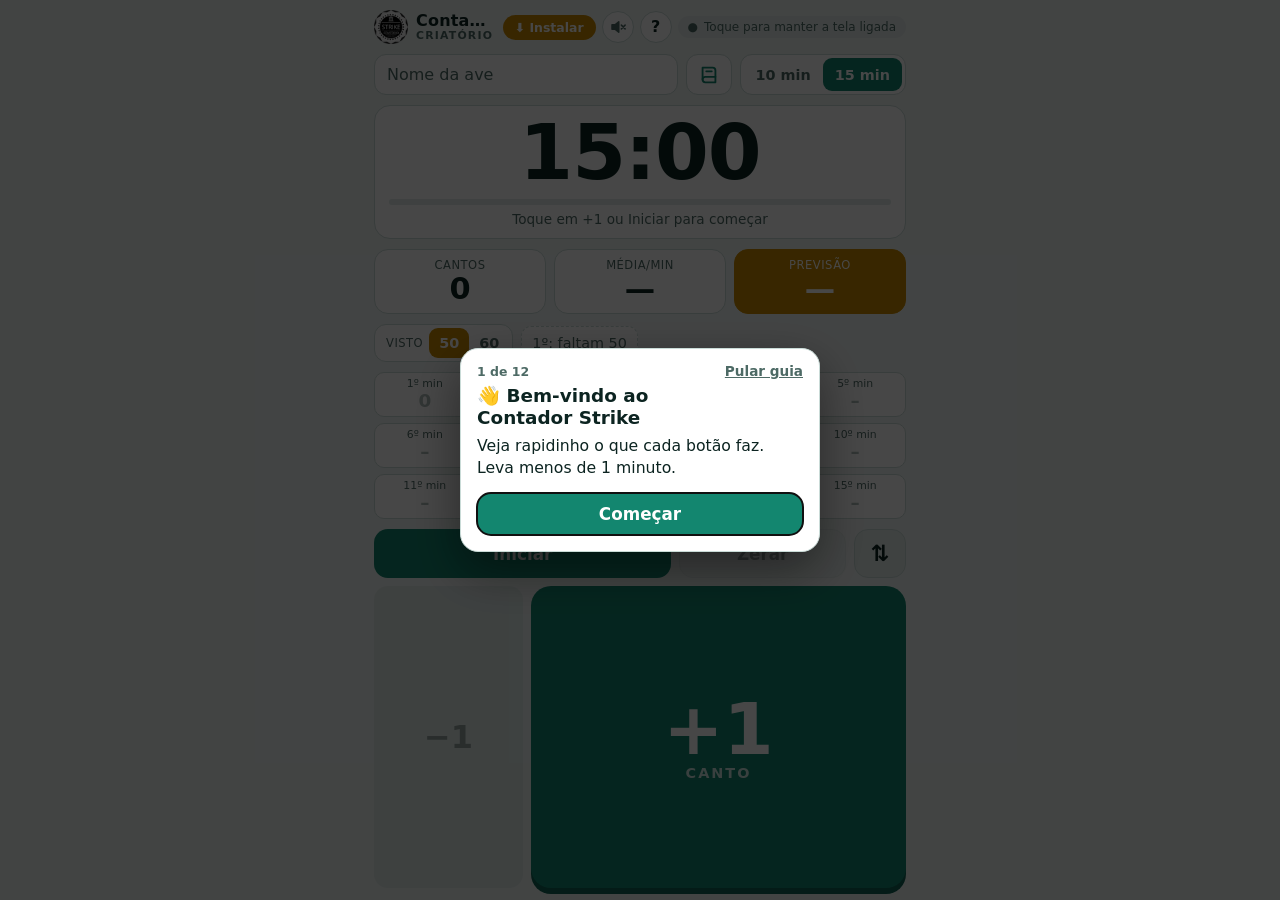
<file: index.html>
<!doctype html>
<html lang="pt-BR">
<head>
  <meta charset="utf-8">
  <meta http-equiv="Content-Security-Policy" content="object-src 'none'; base-uri 'self'">
  <meta name="viewport" content="width=device-width, initial-scale=1, viewport-fit=cover, user-scalable=no">
  <meta name="theme-color" content="#000000">
  <meta name="apple-mobile-web-app-capable" content="yes">
  <meta name="mobile-web-app-capable" content="yes">
  <meta name="apple-mobile-web-app-title" content="Contador Strike">
  <meta name="application-name" content="Contador Strike">
  <meta name="apple-mobile-web-app-status-bar-style" content="black-translucent">
  <title>Contador Cantos - Criatório Strike</title>
  <link rel="manifest" href="manifest.webmanifest">
  <link rel="icon" href="icon-192.png" type="image/png">
  <link rel="apple-touch-icon" href="icon-180.png">
  <link rel="stylesheet" href="styles.css">
  <script type="module" src="app.js"></script>
  <!-- GoatCounter hospedado aqui mesmo (cópia revisada do count.v4.js oficial) -->
  <script data-goatcounter="https://contadorstrike.goatcounter.com/count" async src="count.js"></script>
  <!-- Notificações (OneSignal). O worker dele fica numa pasta própria para não
       conflitar com o sw.js do app, que cuida do funcionamento offline. -->
  <script src="https://cdn.onesignal.com/sdks/web/v16/OneSignalSDK.page.js" defer></script>
  <script>
    window.OneSignalDeferred = window.OneSignalDeferred || [];
    OneSignalDeferred.push(async function (OneSignal) {
      await OneSignal.init({
        appId: "b597b482-8be5-4960-b9f3-e2bf8c914e75",
        serviceWorkerPath: "push/onesignal/OneSignalSDKWorker.js",
        serviceWorkerParam: { scope: "/push/onesignal/" },
        // Sem janela automática do OneSignal: o convite é o cartão do próprio app.
        // Textos em português caso o painel do OneSignal ainda tente mostrar a dele.
        promptOptions: {
          slidedown: {
            prompts: [{
              type: "push",
              autoPrompt: false,
              text: {
                actionMessage: "Quer receber dicas e ofertas para o seu pássaro? Você pode desativar quando quiser.",
                acceptButton: "Inscrever-se",
                cancelButton: "Agora não",
              },
            }],
          },
        },
        notifyButton: { enable: false },
      });
      window.OneSignalReady = OneSignal;
    });
  </script>
</head>
<body>
  <main class="app">
    <header class="topbar">
      <div class="brand">
        <img src="logo-96.png" alt="" width="34" height="34">
        <h1>Contador Cantos<small>Criatório Strike</small></h1>
      </div>
      <div class="top-actions">
        <button type="button" id="install" class="install" hidden>⬇ Instalar</button>
        <button type="button" id="sound" class="help-btn sound-btn" aria-pressed="false" aria-label="Som do toque" title="Som ao marcar canto">
          <svg viewBox="0 0 24 24" aria-hidden="true"><path class="spk" d="M4 9h4l5-4v14l-5-4H4z"/><path class="on" d="M16.5 8.5a5 5 0 010 7M19 6a8.5 8.5 0 010 12"/><path class="off" d="M16.5 9.5l5 5M21.5 9.5l-5 5"/></svg>
        </button>
        <button type="button" id="help" class="help-btn" aria-label="Como usar o app" title="Como usar">?</button>
        <span id="wake" class="wake" data-state="off" title="Mantém a tela do celular ligada">Tela ligada</span>
      </div>
    </header>

    <section class="setup">
      <input id="bird" class="bird" type="text" placeholder="Nome da ave" autocomplete="off" maxlength="40" enterkeyhint="done" aria-label="Nome do pássaro" list="birdNames">
      <datalist id="birdNames"></datalist>
      <button type="button" id="histBtn" class="hist-btn" aria-label="Histórico das aves" title="Histórico das aves">
        <svg viewBox="0 0 24 24" aria-hidden="true"><path d="M5 4h11a3 3 0 013 3v13H8a3 3 0 01-3-3z"/><path d="M5 17a3 3 0 013-3h11"/><path d="M9 8h6"/></svg>
      </button>
      <div class="duration" role="radiogroup" aria-label="Duração da roda">
        <button type="button" role="radio" data-min="10">10 min</button>
        <button type="button" role="radio" data-min="15">15 min</button>
      </div>
    </section>

    <section class="timer-card" id="timerCard">
      <div class="timer" id="timer" aria-live="off">15:00</div>
      <div class="progress" aria-hidden="true"><div id="bar"></div></div>
      <div class="status" id="status">Toque em +1 ou Iniciar para começar</div>
      <button type="button" id="histChip" class="hist-chip" hidden></button>
    </section>

    <section class="stats">
      <div class="stat"><span class="label">Cantos</span><strong id="total">0</strong></div>
      <div class="stat" id="avgCard"><span class="label">Média/min</span><strong id="avg">—</strong></div>
      <div class="stat accent" id="forecastCard"><span class="label" id="forecastLabel">Previsão</span><strong id="forecast">—</strong><small class="hint">estimativa inicial</small></div>
    </section>

    <section class="vistos" aria-label="Vistos">
      <div class="visto-step" role="radiogroup" aria-label="Visto a cada">
        <span class="visto-title">Visto</span>
        <button type="button" role="radio" data-step="50">50</button>
        <button type="button" role="radio" data-step="60">60</button>
      </div>
      <div class="visto-list" id="vistoList"></div>
    </section>

    <section class="minutes" id="minutes" aria-label="Cantos por minuto"></section>

    <section class="controls">
      <div class="row">
        <button type="button" id="startPause" class="btn primary">Iniciar</button>
        <button type="button" id="reset" class="btn ghost">Zerar</button>
        <button type="button" id="share" class="btn share" hidden>Compartilhar</button>
        <button type="button" id="swap" class="btn ghost swap" aria-pressed="false"
          aria-label="Trocar os botões de lugar com a grade de minutos" title="Trocar de lugar">⇅</button>
      </div>
      <div class="row count-row">
        <button type="button" id="minus" class="btn minus" aria-label="Retirar um canto">−1</button>
        <button type="button" id="plus" class="btn plus" aria-label="Adicionar um canto">
          <span class="plus-big">+1</span><span class="plus-sub">canto</span>
        </button>
      </div>
    </section>
  </main>

  <div id="toast" class="toast" role="alert" hidden>
    <strong id="toastTitle">1º VISTO</strong>
    <span id="toastText">50 cantos · 03:12</span>
  </div>

  <div id="tour" class="tour" hidden>
    <div id="tourSpot" class="tour-spot" aria-hidden="true"></div>
    <div id="tourCard" class="tour-card" role="dialog" aria-modal="true" aria-labelledby="tourTitle" aria-describedby="tourText">
      <div class="tour-head">
        <span id="tourStep" class="tour-step"></span>
        <button type="button" id="tourSkip" class="tour-skip">Pular guia</button>
      </div>
      <h2 id="tourTitle" class="tour-title"></h2>
      <p id="tourText" class="tour-text"></p>
      <div class="tour-actions">
        <button type="button" id="tourBack" class="btn ghost">Voltar</button>
        <button type="button" id="tourNext" class="btn primary">Próximo</button>
      </div>
    </div>
  </div>

  <dialog id="histDlg" class="confirm hist">
    <form method="dialog">
      <!-- lista de todas as aves -->
      <div id="histAvesView">
        <p class="hist-tit"><strong id="histAvesTitle" tabindex="-1">Histórico das aves</strong></p>
        <ul class="hist-aves" id="histAves"></ul>
        <p class="hist-nota">Fica salvo só neste celular. Cada roda que chega ao fim com o nome do pássaro entra aqui sozinha.</p>
        <div class="row"><button value="ok" class="btn primary">Fechar</button></div>
      </div>
      <!-- histórico de uma ave -->
      <div id="histAveView" hidden>
        <button type="button" id="histVoltar" class="hist-voltar">‹ Todas as aves</button>
        <p class="hist-tit"><strong id="histTitle" tabindex="-1"></strong><span class="muted" id="histSub"></span></p>
        <div class="hist-cards" id="histCards"></div>
        <div id="histChart"></div>
        <ol class="hist-list" id="histList"></ol>
        <div class="row">
          <button type="button" id="histClear" class="btn ghost">Apagar</button>
          <button type="button" id="histUsar" class="btn primary">Contar esta ave</button>
        </div>
      </div>
    </form>
  </dialog>

  <dialog id="iosHelp" class="confirm">
    <form method="dialog">
      <p><strong id="installTitle" tabindex="-1" autofocus>Instalar no celular</strong></p>
      <p class="ilu-nota" id="installNota">Os desenhos são só um exemplo. Toque em <b>Entendi</b> e uma seta amarela mostra o botão de verdade do seu navegador.</p>
      <ol class="steps ilu-steps" id="installSteps"></ol>
      <p id="installAfter">Depois, abra pelo ícone <b>Contador Strike</b> na tela inicial: ele abre em tela cheia.</p>
      <div class="row">
        <button type="button" id="installCopy" class="btn ghost" hidden>Copiar link</button>
        <button value="ok" class="btn primary">Entendi</button>
      </div>
    </form>
  </dialog>

  <div id="installNudge" class="nudge" role="region" aria-label="Instalar o app" hidden>
    <img src="icon-180.png" alt="" width="44" height="44">
    <div class="nudge-body">
      <strong id="nudgeTitle">Instale o Contador Strike</strong>
      <p id="nudgeText"></p>
      <button type="button" id="nudgeHow" class="btn primary">Ver como</button>
    </div>
    <button type="button" id="nudgeClose" class="nudge-x" aria-label="Fechar">✕</button>
    <span class="nudge-arrow" aria-hidden="true"></span>
  </div>

  <dialog id="offer" class="confirm offer">
    <form method="dialog">
      <p class="offer-result" id="offerResult"></p>
      <p class="offer-tag">Sugestão do Criatório Strike</p>
      <img id="offerImg" class="offer-img" alt="" hidden>
      <h2 id="offerName" class="offer-name"></h2>
      <p id="offerText" class="offer-text"></p>
      <div class="row">
        <button value="close" class="btn ghost">Fechar</button>
        <a id="offerLink" class="btn primary offer-link" target="_blank" rel="noopener">Ver produto</a>
      </div>
    </form>
  </dialog>

  <dialog id="push" class="confirm offer">
    <form method="dialog">
      <p class="offer-result" id="pushResult"></p>
      <p class="offer-tag">Criatório Strike</p>
      <h2 class="offer-name">🔔 Quer receber dicas e ofertas?</h2>
      <p class="offer-text">Avisamos no celular sobre cuidados com o seu pássaro e promoções de rações e suplementos. No máximo 1 ou 2 por semana, e você pode desativar quando quiser.</p>
      <p class="push-privacy"><a href="privacidade.html" target="_blank" rel="noopener">Política de privacidade</a></p>
      <div class="row">
        <button type="button" id="pushNo" class="btn ghost">Agora não</button>
        <button type="button" id="pushYes" class="btn primary offer-link">Quero receber</button>
      </div>
    </form>
  </dialog>

  <dialog id="arte" class="confirm arte">
    <form method="dialog">
      <h2 class="arte-title">Monte sua arte</h2>
      <div class="arte-preview">
        <img id="artePreview" alt="Prévia da arte do resultado" width="1080" height="1350">
        <span class="arte-loading">Gerando arte…</span>
      </div>
      <div class="tema-row" role="radiogroup" aria-label="Tema da arte">
        <button type="button" class="tema-btn" role="radio" data-tema="ouro">Ouro</button>
        <button type="button" class="tema-btn" role="radio" data-tema="esmeralda">Esmeralda</button>
        <button type="button" class="tema-btn" role="radio" data-tema="prata">Prata</button>
        <button type="button" class="tema-btn" role="radio" data-tema="fogo">Fogo</button>
      </div>
      <div class="placar-row">
        <label class="arte-field"><span>Cantada nos dez</span>
          <input id="arteDez" type="number" inputmode="numeric" min="0" max="999" placeholder="—" enterkeyhint="done"></label>
        <label class="arte-field"><span>Cantada nos quinze</span>
          <input id="arteQuinze" type="number" inputmode="numeric" min="0" max="999" placeholder="—" enterkeyhint="done"></label>
      </div>
      <p class="arte-hint">Vem com o que foi marcado no app. Não marcou ou marcou errado? Digite a cantada certa. Em branco não aparece na arte.
        <button type="button" id="artePlacarReset" class="link-btn" hidden>Voltar ao que o app marcou</button></p>
      <label class="arte-field"><span>Nome do pássaro</span>
        <input id="arteBird" type="text" maxlength="40" autocomplete="off" enterkeyhint="done"></label>
      <label class="arte-field"><span>Espécie</span>
        <select id="arteEspecie"></select></label>
      <label class="arte-field" id="arteOutraWrap" hidden><span>Qual espécie?</span>
        <input id="arteEspecieOutra" type="text" maxlength="24" autocomplete="off" enterkeyhint="done"></label>
      <label class="arte-field"><span>Proprietário <em>(opcional)</em></span>
        <input id="arteOwner" type="text" maxlength="40" autocomplete="off" enterkeyhint="done"></label>
      <label class="arte-field"><span>Plantel / criatório <em>(opcional)</em></span>
        <input id="artePlantel" type="text" maxlength="40" autocomplete="off" enterkeyhint="done"></label>
      <label class="arte-field"><span>Cidade <em>(opcional)</em></span>
        <input id="arteCidade" type="text" maxlength="32" autocomplete="off" enterkeyhint="done"></label>
      <div class="row">
        <button value="close" class="btn ghost">Fechar</button>
        <button type="button" id="arteShare" class="btn share">Compartilhar arte</button>
      </div>
    </form>
  </dialog>

  <dialog id="confirm" class="confirm">
    <form method="dialog">
      <p>Começar do zero? Os cantos e o tempo desta roda serão apagados.</p>
      <div class="row">
        <button value="cancel" class="btn ghost">Cancelar</button>
        <button value="ok" class="btn danger">Zerar</button>
      </div>
    </form>
  </dialog>
</body>
</html>
</file>
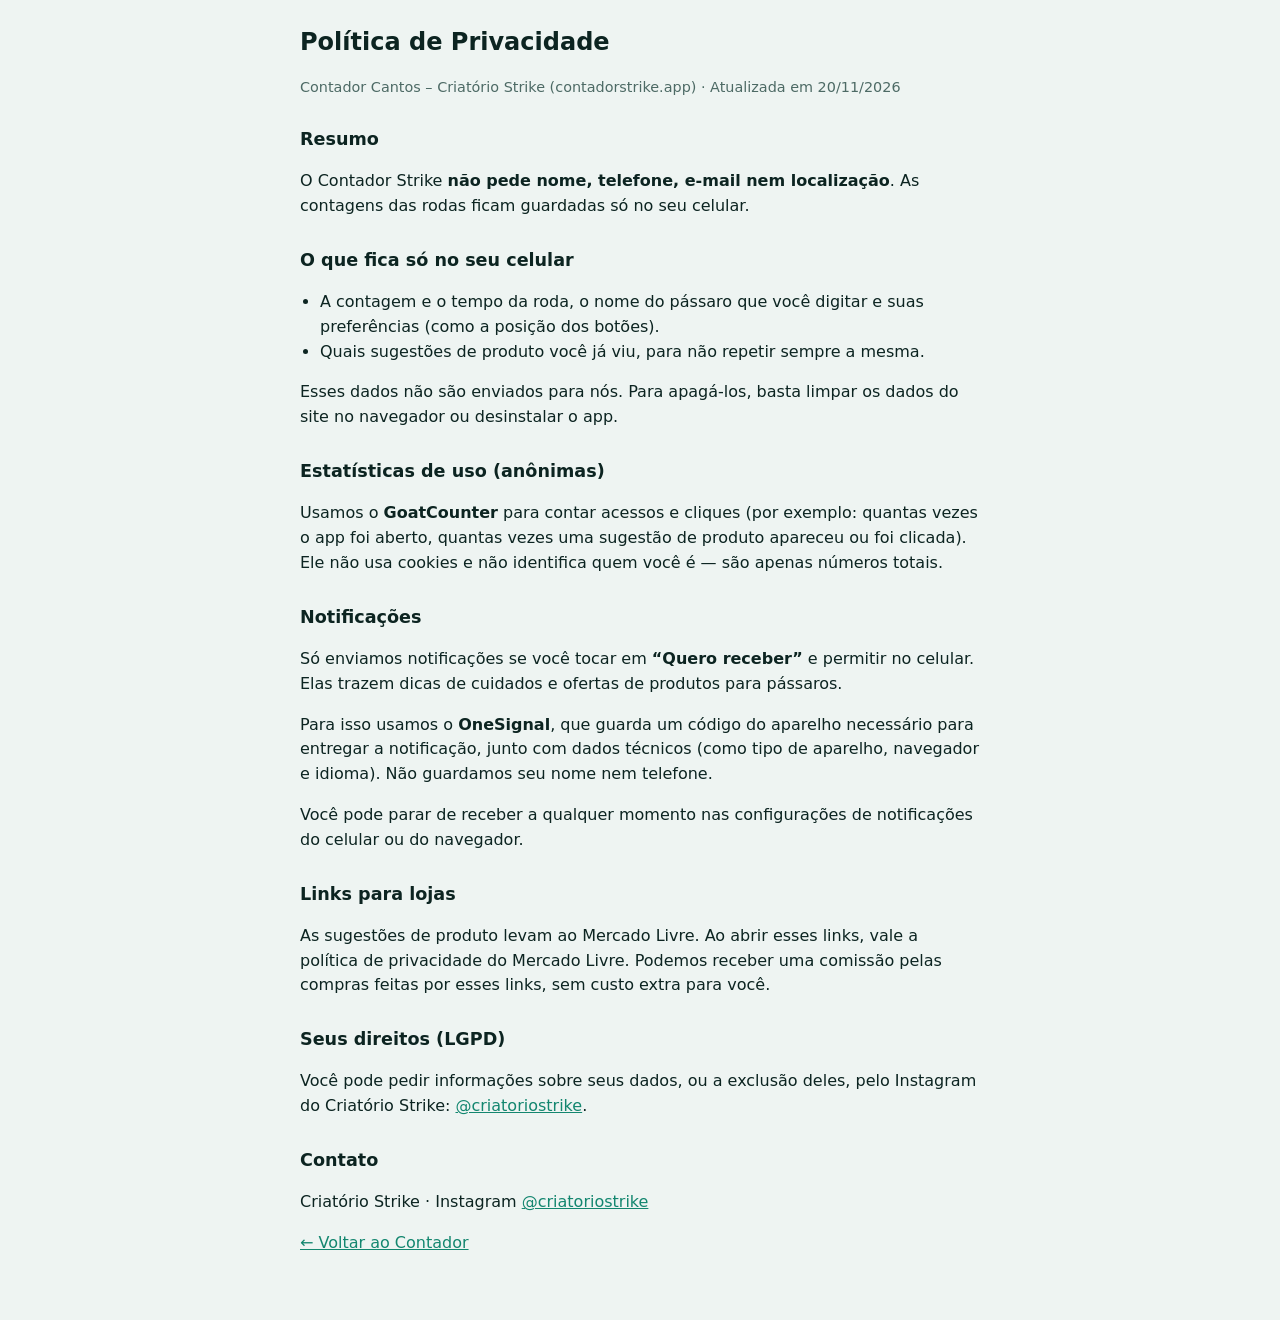
<file: privacidade.html>
<!doctype html>
<html lang="pt-BR">
<head>
  <meta charset="utf-8">
  <meta http-equiv="Content-Security-Policy" content="default-src 'self'; style-src 'unsafe-inline'; script-src 'none'; object-src 'none'; base-uri 'self'">
  <meta name="viewport" content="width=device-width, initial-scale=1">
  <title>Política de Privacidade - Contador Strike</title>
  <link rel="icon" href="icon-192.png" type="image/png">
  <style>
    :root { --bg: #0b1f1d; --surface: #12302d; --text: #f1f7f5; --muted: #9dbdb7; --brand: #2bb39a; color-scheme: dark; }
    @media (prefers-color-scheme: light) {
      :root { --bg: #eef4f2; --surface: #ffffff; --text: #0c2421; --muted: #4d6a65; --brand: #13866f; color-scheme: light; }
    }
    body { margin: 0; background: var(--bg); color: var(--text); font: 16px/1.55 system-ui, -apple-system, "Segoe UI", Roboto, sans-serif; }
    main { max-width: 680px; margin: 0 auto; padding: 24px 16px 48px; }
    h1 { font-size: 1.5rem; margin: 0 0 4px; }
    h2 { font-size: 1.1rem; margin: 28px 0 8px; }
    .muted { color: var(--muted); font-size: .9rem; }
    a { color: var(--brand); }
    ul { padding-left: 20px; }
  </style>
</head>
<body>
<main>
  <h1>Política de Privacidade</h1>
  <p class="muted">Contador Cantos – Criatório Strike (contadorstrike.app) · Atualizada em 20/11/2026</p>

  <h2>Resumo</h2>
  <p>O Contador Strike <b>não pede nome, telefone, e-mail nem localização</b>. As contagens das rodas ficam guardadas só no seu celular.</p>

  <h2>O que fica só no seu celular</h2>
  <ul>
    <li>A contagem e o tempo da roda, o nome do pássaro que você digitar e suas preferências (como a posição dos botões).</li>
    <li>Quais sugestões de produto você já viu, para não repetir sempre a mesma.</li>
  </ul>
  <p>Esses dados não são enviados para nós. Para apagá-los, basta limpar os dados do site no navegador ou desinstalar o app.</p>

  <h2>Estatísticas de uso (anônimas)</h2>
  <p>Usamos o <b>GoatCounter</b> para contar acessos e cliques (por exemplo: quantas vezes o app foi aberto, quantas vezes uma sugestão de produto apareceu ou foi clicada). Ele não usa cookies e não identifica quem você é — são apenas números totais.</p>

  <h2>Notificações</h2>
  <p>Só enviamos notificações se você tocar em <b>“Quero receber”</b> e permitir no celular. Elas trazem dicas de cuidados e ofertas de produtos para pássaros.</p>
  <p>Para isso usamos o <b>OneSignal</b>, que guarda um código do aparelho necessário para entregar a notificação, junto com dados técnicos (como tipo de aparelho, navegador e idioma). Não guardamos seu nome nem telefone.</p>
  <p>Você pode parar de receber a qualquer momento nas configurações de notificações do celular ou do navegador.</p>

  <h2>Links para lojas</h2>
  <p>As sugestões de produto levam ao Mercado Livre. Ao abrir esses links, vale a política de privacidade do Mercado Livre. Podemos receber uma comissão pelas compras feitas por esses links, sem custo extra para você.</p>

  <h2>Seus direitos (LGPD)</h2>
  <p>Você pode pedir informações sobre seus dados, ou a exclusão deles, pelo Instagram do Criatório Strike: <a href="https://instagram.com/criatoriostrike" target="_blank" rel="noopener">@criatoriostrike</a>.</p>

  <h2>Contato</h2>
  <p>Criatório Strike · Instagram <a href="https://instagram.com/criatoriostrike" target="_blank" rel="noopener">@criatoriostrike</a></p>

  <p><a href="./">← Voltar ao Contador</a></p>
</main>
</body>
</html>
</file>
<file: styles.css>
:root {
  --bg: #0b1f1d;
  --surface: #12302d;
  --surface-2: #1a3f3b;
  --line: #2a5651;
  --text: #f1f7f5;
  --muted: #9dbdb7;
  --brand: #2bb39a;
  --brand-ink: #04211c;
  --accent: #f2c14e;
  --accent-ink: #2b1d00;
  --plus: #2bb39a;
  --plus-press: #1f8f7b;
  --minus: #3a4f4c;
  --danger: #e2685a;
  --warn: #ff7a5c;
  --cell-hot: rgba(43, 179, 154, 0.55);
  color-scheme: dark;
}

@media (prefers-color-scheme: light) {
  :root {
    --bg: #eef4f2;
    --surface: #ffffff;
    --surface-2: #e2ecea;
    --line: #c9dbd7;
    --text: #0c2421;
    --muted: #4d6a65;
    --brand: #13866f;
    --brand-ink: #ffffff;
    --accent: #c98a00;
    --accent-ink: #ffffff;
    --plus: #13866f;
    --plus-press: #0d6252;
    --minus: #c9dbd7;
    --danger: #c0392b;
    --warn: #d4380d;
    --cell-hot: rgba(19, 134, 111, 0.35);
    color-scheme: light;
  }
}

/* --dvh = 1% da altura visível da tela. O app.js mede a altura real (innerHeight) e
   atualiza a variável; o 1dvh é só o valor inicial. Alguns Android (ex.: Galaxy S24)
   abrem com o dvh maior que a tela e só corrigem depois de minimizar o app. */
:root { --dvh: 1dvh; }

* { box-sizing: border-box; -webkit-tap-highlight-color: transparent; }

html, body { margin: 0; height: 100%; }

body {
  background: var(--bg);
  color: var(--text);
  font-family: system-ui, -apple-system, "Segoe UI", Roboto, sans-serif;
  touch-action: manipulation;
  overscroll-behavior: none;
}

button { font: inherit; color: inherit; touch-action: manipulation; }

.app {
  display: flex;
  flex-direction: column;
  gap: 10px;
  max-width: 560px;
  margin: 0 auto;
  min-height: calc(100 * var(--dvh));
  padding: max(10px, env(safe-area-inset-top)) 14px max(12px, env(safe-area-inset-bottom));
}

.topbar { display: flex; align-items: center; justify-content: space-between; gap: 8px; }
.brand { display: flex; align-items: center; gap: 8px; min-width: 0; }
.brand img { flex: none; width: 34px; height: 34px; }
.topbar h1 {
  font-size: 1rem; margin: 0; letter-spacing: .2px; line-height: 1.15;
  min-width: 0; white-space: nowrap; overflow: hidden; text-overflow: ellipsis;
}
.topbar h1 small {
  display: block; font-size: .68rem; font-weight: 600; letter-spacing: 1.2px;
  text-transform: uppercase; color: var(--muted);
}
@media (max-width: 380px) {
  .topbar h1 { font-size: .92rem; }
  .brand img { width: 30px; height: 30px; }
}

.top-actions { display: flex; align-items: center; gap: 6px; }
.install {
  border: 0; border-radius: 999px; padding: 5px 12px; font-size: .78rem; font-weight: 700;
  background: var(--accent); color: var(--accent-ink); white-space: nowrap;
}
.install[hidden] { display: none; }
.steps { margin: 0 0 12px; padding-left: 20px; line-height: 1.5; }

/* passo a passo com desenhos das telas */
.ilu-steps li { margin-bottom: 12px; }
.ilu-steps li::marker { font-weight: 800; color: var(--brand); }
.ilu {
  display: block; width: 100%; max-width: 280px; height: auto; margin-top: 6px;
  font-family: -apple-system, system-ui, "Segoe UI", Roboto, sans-serif; font-size: 14px;
}
.ilu .bar { fill: var(--surface-2); }
.ilu .card { fill: var(--bg); stroke: var(--line); }
.ilu .pill { fill: var(--bg); stroke: var(--line); }
.ilu .sep { stroke: var(--line); }
.ilu .dot { fill: var(--text); }
.ilu .ic { fill: none; stroke: var(--text); stroke-width: 1.9; stroke-linecap: round; stroke-linejoin: round; }
.ilu text { fill: var(--text); }
.ilu .url { fill: var(--muted); font-size: 12.5px; }
.ilu .dim { fill: var(--muted); }
.ilu .strong { font-weight: 700; }
.ilu .link { fill: #0a84ff; font-weight: 700; }
.ilu .on { fill: #34c759; }
.ilu .knob { fill: #fff; }
.ilu .accent { fill: var(--accent); }
.ilu .accent-ink { fill: var(--accent-ink); font-weight: 700; font-size: 13px; }
.ilu .hi { fill: none; stroke: var(--accent); stroke-width: 3; animation: hi-pulse 1.2s ease-in-out infinite; }
@keyframes hi-pulse { 50% { opacity: .25; } }

/* balão automático "Instale o app" com seta para o botão do navegador */
.nudge {
  position: fixed; z-index: 50; left: 12px; right: 12px; margin: 0 auto; max-width: 420px;
  display: flex; gap: 10px; align-items: flex-start;
  padding: 12px 12px 12px 12px; border-radius: 16px;
  background: var(--surface); color: var(--text); border: 2px solid var(--accent);
  box-shadow: 0 10px 30px rgba(0, 0, 0, .45);
  animation: nudge-in .25s ease-out;
}
.nudge[hidden] { display: none; }
.nudge[data-pos^="bottom"], .nudge[data-pos="none"] { bottom: calc(26px + env(safe-area-inset-bottom)); }
.nudge[data-pos^="top"] { top: calc(26px + env(safe-area-inset-top)); }
.nudge img { flex: none; border-radius: 10px; }
.nudge-body { flex: 1; min-width: 0; }
.nudge-body strong { display: block; font-size: .98rem; margin: 2px 0 3px; }
.nudge-body p { margin: 0 0 10px; font-size: .88rem; line-height: 1.4; text-wrap: pretty; }
.nudge-body .btn { padding: 9px 18px; font-size: .95rem; }
.nudge-x {
  flex: none; width: 40px; height: 40px; margin: -6px -6px 0 0; border: 0; border-radius: 50%;
  background: transparent; color: var(--muted); font-size: 1.05rem; cursor: pointer;
}
/* seta: triângulo amarelo que pula na direção do botão */
.nudge-arrow {
  position: absolute; width: 0; height: 0; border: 14px solid transparent;
  animation: nudge-bounce-down 1s ease-in-out infinite;
}
.nudge[data-pos="none"] .nudge-arrow { display: none; }
.nudge[data-pos^="bottom"] .nudge-arrow { top: 100%; border-top-color: var(--accent); border-bottom: 0; }
.nudge[data-pos^="top"] .nudge-arrow {
  bottom: 100%; border-bottom-color: var(--accent); border-top: 0; animation-name: nudge-bounce-up;
}
.nudge[data-pos$="right"] .nudge-arrow { right: 22px; }
.nudge[data-pos="bottom-center"] .nudge-arrow { left: calc(50% - 14px); }
@keyframes nudge-bounce-down { 50% { transform: translateY(7px); } }
@keyframes nudge-bounce-up { 50% { transform: translateY(-7px); } }
@keyframes nudge-in { from { opacity: 0; transform: translateY(10px); } }

.wake {
  font-size: .75rem; padding: 4px 10px; border-radius: 999px;
  background: var(--surface-2); color: var(--muted); white-space: nowrap;
}
.wake::before { content: "●"; margin-right: 6px; }
.wake[data-state="on"] { color: var(--brand); }
.wake[data-state="unsupported"] { color: var(--warn); }

.setup { display: flex; gap: 8px; }

.bird {
  flex: 1; min-width: 0;
  font: inherit; font-size: 1rem; font-weight: 600;
  padding: 10px 12px; border-radius: 12px;
  background: var(--surface); color: var(--text);
  border: 1px solid var(--line);
}
.bird::placeholder { color: var(--muted); font-weight: 400; }
.bird:focus { outline: 2px solid var(--brand); outline-offset: 1px; }

.duration { display: flex; background: var(--surface); border: 1px solid var(--line); border-radius: 12px; padding: 3px; }
.duration button {
  border: 0; background: transparent; padding: 0 12px; border-radius: 9px;
  font-weight: 600; font-size: .9rem; color: var(--muted);
}
.duration button[aria-checked="true"] { background: var(--brand); color: var(--brand-ink); }
.duration button:disabled:not([aria-checked="true"]) { opacity: .4; }

.timer-card {
  background: var(--surface); border: 1px solid var(--line);
  border-radius: 16px; padding: 8px 14px 10px; text-align: center;
}
.timer {
  font-size: clamp(3.6rem, 19vw, 5.5rem); font-weight: 800; line-height: 1;
  font-variant-numeric: tabular-nums; letter-spacing: -1px;
}
.timer-card.warn .timer { color: var(--warn); }
.timer-card.done .timer { color: var(--muted); }
.progress { height: 6px; border-radius: 3px; background: var(--surface-2); overflow: hidden; margin: 8px 0 6px; }
.progress div { height: 100%; width: 0; background: var(--brand); transition: width .2s linear; }
.status { font-size: .85rem; color: var(--muted); min-height: 1.2em; }
.timer-card.done .status { color: var(--accent); font-weight: 700; }

.stats { display: grid; grid-template-columns: repeat(3, 1fr); gap: 8px; }
.stat {
  background: var(--surface); border: 1px solid var(--line); border-radius: 14px;
  padding: 8px 6px; text-align: center; display: flex; flex-direction: column; gap: 2px;
}
.stat .label { font-size: .72rem; text-transform: uppercase; letter-spacing: .5px; color: var(--muted); }
.stat strong { font-size: 1.9rem; font-variant-numeric: tabular-nums; line-height: 1.1; }
.stat.accent { background: var(--accent); border-color: var(--accent); }
.stat.accent .label, .stat.accent strong { color: var(--accent-ink); }
.stat .hint { display: none; font-size: .66rem; color: var(--muted); }
.stat.provisional strong { color: var(--muted); }
.stat.accent.provisional { background: var(--surface); border: 1px dashed var(--accent); }
.stat.accent.provisional .label { color: var(--muted); }
.stat.accent.provisional strong { color: var(--muted); }
.stat.accent.provisional .hint { display: block; }

.vistos { display: flex; align-items: center; gap: 8px; min-width: 0; }
.visto-step {
  display: flex; align-items: center; flex: none;
  background: var(--surface); border: 1px solid var(--line); border-radius: 12px; padding: 3px;
}
.visto-title { font-size: .72rem; text-transform: uppercase; letter-spacing: .5px; color: var(--muted); padding: 0 6px 0 8px; }
.visto-step button {
  border: 0; background: transparent; border-radius: 9px; padding: 7px 10px;
  font-weight: 700; font-size: .9rem; color: var(--muted);
}
.visto-step button[aria-checked="true"] { background: var(--accent); color: var(--accent-ink); }
.visto-list {
  flex: 1; min-width: 0; display: flex; gap: 6px; overflow-x: auto; scrollbar-width: none;
  scroll-behavior: smooth;
}
.visto-list::-webkit-scrollbar { display: none; }
.vchip {
  flex: none; display: flex; align-items: baseline; gap: 5px;
  padding: 8px 10px; border-radius: 10px; white-space: nowrap;
  background: var(--surface); border: 1px solid var(--accent);
  font-variant-numeric: tabular-nums; font-size: .9rem;
}
.vchip b { color: var(--accent); }
.vchip.next { border-style: dashed; border-color: var(--line); color: var(--muted); }

.toast {
  position: fixed; left: 50%; top: max(16px, env(safe-area-inset-top)); transform: translateX(-50%);
  z-index: 10; width: min(92vw, 420px); padding: 16px 18px; border-radius: 18px; text-align: center;
  background: var(--accent); color: var(--accent-ink);
  box-shadow: 0 12px 40px rgba(0, 0, 0, .45);
  display: flex; flex-direction: column; gap: 2px;
  animation: pop .25s ease-out;
}
.toast[hidden] { display: none; }
.toast strong { font-size: 2rem; letter-spacing: 1px; }
.toast span { font-size: 1.1rem; font-weight: 600; font-variant-numeric: tabular-nums; }
@keyframes pop { from { transform: translateX(-50%) scale(.85); opacity: 0; } }

.cell .v {
  position: absolute; bottom: 3px; right: 3px; z-index: 1;
  font-size: .58rem; font-weight: 800; color: var(--accent-ink);
  background: var(--accent); border-radius: 5px; padding: 0 3px; line-height: 1.35;
}

.minutes { display: grid; grid-template-columns: repeat(5, 1fr); gap: 6px; }
.cell {
  position: relative; overflow: hidden;
  background: var(--surface); border: 1px solid var(--line); border-radius: 10px;
  padding: 4px 0 5px; text-align: center;
}
.cell .heat { position: absolute; inset: auto 0 0 0; background: var(--cell-hot); height: 0; transition: height .2s; }
.cell .m { position: relative; display: block; font-size: .68rem; color: var(--muted); }
.cell .c { position: relative; display: block; font-size: 1.15rem; font-weight: 700; font-variant-numeric: tabular-nums; }
.cell.future .c { color: var(--muted); opacity: .45; }
.cell.current { border-color: var(--brand); box-shadow: 0 0 0 2px var(--brand) inset; }

.controls { display: flex; flex-direction: column; gap: 8px; flex: 1; min-height: 190px; }
.row { display: flex; gap: 8px; }

.btn {
  border: 0; border-radius: 14px; font-weight: 700; font-size: 1.05rem;
  padding: 12px 16px; cursor: pointer; user-select: none; -webkit-user-select: none;
}
.btn:disabled { opacity: .4; cursor: default; }
.btn.primary { flex: 2; background: var(--brand); color: var(--brand-ink); }
.btn.ghost { flex: 1; background: var(--surface-2); color: var(--text); border: 1px solid var(--line); }
.btn.danger { flex: 1; background: var(--danger); color: #fff; }

.count-row { flex: 1; }
.btn.minus { flex: 0 0 28%; font-size: 2rem; background: var(--minus); color: var(--text); }
.btn.plus {
  flex: 1; background: var(--plus); color: var(--brand-ink);
  display: flex; flex-direction: column; align-items: center; justify-content: center;
  border-radius: 20px; box-shadow: 0 6px 0 var(--plus-press);
  transition: transform .06s, box-shadow .06s, background .06s;
}
.btn.plus.pressed, .btn.plus:active:not(:disabled) { transform: translateY(4px); box-shadow: 0 2px 0 var(--plus-press); background: var(--plus-press); }
.btn.minus:active:not(:disabled) { filter: brightness(1.25); }
.plus-big { font-size: clamp(3.5rem, 18vw, 5rem); line-height: 1; }
.plus-sub { font-size: .9rem; text-transform: uppercase; letter-spacing: 2px; opacity: .8; }

.confirm {
  border: 1px solid var(--line); border-radius: 16px; background: var(--surface); color: var(--text);
  padding: 18px; max-width: min(92vw, 380px);
}
.confirm::backdrop { background: rgba(0, 0, 0, .55); }
.confirm p { margin: 0 0 16px; line-height: 1.4; }

@media (max-height: 760px) {
  .app { gap: 8px; }
  .timer { font-size: clamp(3.2rem, 16vw, 4.2rem); }
  .progress { margin: 6px 0 4px; }
  .cell { padding: 3px 0 4px; }
  .controls { min-height: 180px; }
}

@media (max-height: 640px) {
  .timer { font-size: 3.2rem; }
  .stat strong { font-size: 1.5rem; }
  .cell .c { font-size: 1rem; }
  .controls { min-height: 170px; }
}

/* Telas estreitas: o indicador de tela ligada vira só a bolinha colorida. */
@media (max-width: 380px) {
  .wake { font-size: 0; padding: 7px 9px; }
  .wake::before { font-size: .8rem; margin: 0; }
}

/* Botões no meio: a área de contagem sobe e a grade de minutos desce. */
.btn.swap { flex: 0 0 52px; padding: 0; font-size: 1.4rem; line-height: 1; }
.btn.swap[aria-pressed="true"] { border-color: var(--brand); color: var(--brand); }
.app.controls-up .controls { order: 1; }
.app.controls-up .minutes { order: 2; }

/* Bloqueia seleção de texto e o menu de toque longo (exceto no campo do pássaro) */
html, body {
  -webkit-user-select: none; user-select: none;
  -webkit-touch-callout: none;
}
input, textarea {
  -webkit-user-select: text; user-select: text;
  -webkit-touch-callout: default;
}

/* Indicador de tela ligada: some quando está tudo certo, só aparece se a tela puder apagar. */
.wake[data-state="on"] { display: none; }

/* Sugestão de produto ao fim da prova */
.offer form { display: flex; flex-direction: column; }
.offer .offer-result { margin: 0 0 12px; font-size: .9rem; color: var(--muted); }
.offer .offer-tag { margin: 0 0 8px; font-size: .75rem; font-weight: 700; letter-spacing: .04em; text-transform: uppercase; color: var(--accent); }
.offer-img { width: 100%; max-height: 200px; object-fit: contain; border-radius: 12px; background: var(--surface-2); margin-bottom: 10px; }
.offer-name { margin: 0 0 6px; font-size: 1.2rem; }
.offer .offer-text { margin: 0 0 16px; }
.offer .row { display: flex; gap: 8px; }
.offer-link { display: flex; align-items: center; justify-content: center; text-decoration: none; }
.offer-img { background: #fff; }
.offer .row .btn.ghost { flex: 0 0 auto; padding-inline: 18px; }
.offer .row .offer-link { flex: 1; white-space: nowrap; }
.offer .push-privacy { margin: -8px 0 14px; font-size: .8rem; }
.offer .push-privacy a { color: var(--muted); }

/* ---------- Sem scroll: o app ocupa exatamente a altura da tela ----------
   Os tamanhos encolhem conforme a altura disponível (dvh = altura visível). */
html, body { height: 100%; overflow: hidden; }
.app {
  height: calc(100 * var(--dvh)); min-height: 0; overflow: hidden;
  gap: clamp(5px, calc(1.2 * var(--dvh)), 10px);
  padding-top: max(clamp(6px, calc(1.2 * var(--dvh)), 10px), env(safe-area-inset-top));
  padding-bottom: max(clamp(6px, calc(1.4 * var(--dvh)), 12px), env(safe-area-inset-bottom));
}
.app > * { flex-shrink: 0; }
.bird { padding-block: clamp(6px, calc(1.2 * var(--dvh)), 10px); }
.timer-card { padding: clamp(4px, calc(.9 * var(--dvh)), 8px) 14px clamp(5px, calc(1.1 * var(--dvh)), 10px); }
.timer { font-size: clamp(2.3rem, min(19vw, calc(8.6 * var(--dvh))), 5.5rem); }
.progress { margin: clamp(3px, calc(.9 * var(--dvh)), 8px) 0 clamp(2px, calc(.7 * var(--dvh)), 6px); }
.stat { padding: clamp(3px, calc(.9 * var(--dvh)), 8px) 6px; gap: 0; }
.stat strong { font-size: clamp(1.2rem, calc(4 * var(--dvh)), 1.9rem); }
.visto-step button { padding-block: clamp(4px, calc(.9 * var(--dvh)), 7px); }
.vchip { padding-block: clamp(4px, calc(.9 * var(--dvh)), 8px); }
.cell { padding: clamp(1px, calc(.45 * var(--dvh)), 4px) 0 clamp(2px, calc(.55 * var(--dvh)), 5px); }
.cell .m { font-size: clamp(.58rem, calc(1.55 * var(--dvh)), .68rem); }
.cell .c { font-size: clamp(.85rem, calc(2.5 * var(--dvh)), 1.15rem); line-height: 1.15; }
.minutes { gap: clamp(3px, calc(.8 * var(--dvh)), 6px); }
.controls { flex: 1 1 auto; flex-shrink: 1; min-height: 0; gap: clamp(5px, calc(1 * var(--dvh)), 8px); }
.controls .row:first-child .btn { padding-block: clamp(7px, calc(1.5 * var(--dvh)), 12px); }
.count-row { min-height: 0; }
.plus-big { font-size: clamp(2.6rem, min(18vw, calc(8 * var(--dvh))), 5rem); }
/* janelas (aviso de produto, convite, instruções) rolam por dentro se não couberem */
.confirm { max-height: calc(92 * var(--dvh)); overflow-y: auto; }
.offer-img { max-height: min(200px, calc(24 * var(--dvh))); }

/* ---------- Acabamento (revisão de design) ---------- */
html { -webkit-font-smoothing: antialiased; -moz-osx-font-smoothing: grayscale; }

/* Áreas de toque de pelo menos ~44px sem mudar o tamanho visual */
.install, .duration button, .visto-step button { position: relative; }
.install::after, .duration button::after, .visto-step button::after {
  content: ""; position: absolute; inset: -8px -2px;
}

/* Toque com resposta física também nos outros botões */
.btn { transition-property: transform, filter, background-color, box-shadow; transition-duration: .08s; transition-timing-function: ease-out; }
.btn:not(.plus):active:not(:disabled) { transform: scale(.96); }
.duration button:active, .visto-step button:active { transform: scale(.94); }

/* Janelas (produto, notificações, zerar) entram suavemente */
dialog[open] { animation: dlg-in .18s ease-out; }
dialog[open]::backdrop { animation: fade-in .18s ease-out; }
@keyframes dlg-in { from { opacity: 0; transform: translateY(8px) scale(.98); } }
@keyframes fade-in { from { opacity: 0; } }

/* Quebra de linha mais bonita nos textos curtos */
.offer-name { text-wrap: balance; }
.offer-text, .confirm p { text-wrap: pretty; }

/* Foto do produto com contorno neutro para não sumir no fundo branco */
.offer-img { outline: 1px solid rgba(0, 0, 0, .08); outline-offset: -1px; }
@media (prefers-color-scheme: dark) { .offer-img { outline-color: rgba(255, 255, 255, .12); } }

/* Respeita quem desativou animações no celular */
@media (prefers-reduced-motion: reduce) {
  *, *::before, *::after { animation-duration: 1ms !important; transition-duration: 1ms !important; }
}

/* ---------- Celular deitado: duas colunas, botões à direita ---------- */
@media (orientation: landscape) and (max-height: 560px) {
  .app {
    max-width: none;
    display: grid;
    grid-template-columns: minmax(0, 1.25fr) minmax(0, 1fr);
    grid-auto-rows: min-content;
    align-content: start;
    column-gap: 12px;
    padding-left: max(14px, env(safe-area-inset-left));
    padding-right: max(14px, env(safe-area-inset-right));
  }
  .app > :not(.controls) { grid-column: 1; }
  .app .controls, .app.controls-up .controls {
    grid-column: 2; grid-row: 1 / span 6; height: 100%; min-height: 0;
  }
  .timer { font-size: clamp(2rem, calc(11 * var(--dvh)), 3.4rem); }
  .stat strong { font-size: clamp(1.1rem, calc(6 * var(--dvh)), 1.6rem); }
  .cell .m { font-size: .58rem; }
  .cell .c { font-size: clamp(.8rem, calc(3.6 * var(--dvh)), 1rem); }
  .plus-big { font-size: clamp(2.6rem, calc(16 * var(--dvh)), 4.5rem); }
}
@media (orientation: landscape) and (max-height: 400px) {
  .app { row-gap: 4px; padding-top: max(4px, env(safe-area-inset-top)); padding-bottom: max(4px, env(safe-area-inset-bottom)); }
  .brand img { width: 30px; height: 30px; }
  .bird { padding-block: 4px; }
  .timer-card { padding: 2px 12px 4px; }
  .stat { padding: 2px 6px; }
  .stat .label { font-size: .62rem; }
  .cell { padding: 1px 0 2px; }
}

/* Botão Compartilhar (aparece no fim da roda, no lugar do Zerar) */
.btn.share { flex: 2; background: var(--accent); color: var(--accent-ink); }
.btn.share { white-space: nowrap; }

/* ---------- "Monte sua arte" ---------- */
.arte { width: min(94vw, 420px); max-width: none; }
.arte-title { margin: 0 0 10px; font-size: 1.15rem; }
.arte-preview { position: relative; display: flex; justify-content: center; margin-bottom: 10px; }
.arte-preview img {
  display: block; width: auto; height: auto; max-width: 100%; max-height: calc(36 * var(--dvh)); aspect-ratio: 4 / 5;
  border-radius: 10px; background: #000; outline: 1px solid rgba(255, 255, 255, .12); outline-offset: -1px;
}
.arte-loading {
  display: none; position: absolute; inset: auto 0 10px; margin: auto; width: max-content;
  padding: 4px 10px; border-radius: 999px; background: rgba(0, 0, 0, .7); color: #fff; font-size: .8rem;
}
.arte.rendering .arte-loading { display: block; }
.tema-row { display: grid; grid-template-columns: repeat(4, 1fr); gap: 6px; margin-bottom: 12px; }
.tema-btn {
  min-height: 42px; border: 0; border-radius: 10px; font-weight: 800; font-size: .85rem; cursor: pointer;
  transition-property: transform, box-shadow; transition-duration: .08s;
}
.tema-btn:active { transform: scale(.95); }
.tema-btn[data-tema="ouro"] { background: linear-gradient(#ffe58a, #b8860b); color: #2a1800; }
.tema-btn[data-tema="esmeralda"] { background: linear-gradient(#5cff93, #0e8f45); color: #021a0b; }
.tema-btn[data-tema="prata"] { background: linear-gradient(#ffffff, #7b8794); color: #0b1118; }
.tema-btn[data-tema="fogo"] { background: linear-gradient(#ffc53d, #c2410c); color: #200400; }
.tema-btn[aria-checked="true"] { box-shadow: 0 0 0 3px var(--surface), 0 0 0 5px var(--text); }
.arte-field { display: flex; flex-direction: column; gap: 4px; margin-bottom: 8px; font-size: .82rem; color: var(--muted); }
.arte-field em { font-style: normal; opacity: .75; }
.arte-field input, .arte-field select {
  font: inherit; font-size: 1rem; color: var(--text); background: var(--bg);
  border: 1px solid var(--line); border-radius: 10px; padding: 9px 12px; min-height: 42px;
}
.arte-field input:focus, .arte-field select:focus { outline: 2px solid var(--brand); outline-offset: 1px; }
.arte .row { margin-top: 6px; }
.arte .row .btn.share { flex: 2; }
.arte-field[hidden] { display: none; }
.placar-row { display: grid; grid-template-columns: 1fr 1fr; gap: 8px; }
.placar-row input { font-variant-numeric: tabular-nums; font-weight: 800; text-align: center; }
.arte-hint { margin: -2px 0 10px; font-size: .75rem; line-height: 1.35; color: var(--muted); text-wrap: pretty; }
.link-btn {
  display: inline; padding: 2px 0; border: 0; background: none; font: inherit; font-weight: 700;
  color: var(--brand); text-decoration: underline; cursor: pointer;
}
.link-btn[hidden] { display: none; }
/* botões sempre visíveis no rodapé da janela, mesmo com rolagem */
.arte .row {
  position: sticky; bottom: -18px; margin: 6px -18px -18px; padding: 10px 18px 14px;
  background: var(--surface); border-top: 1px solid var(--line);
}

/* ---------- Guia de primeiro uso ---------- */
.help-btn {
  position: relative; flex: none; width: 32px; height: 32px; border-radius: 50%;
  border: 1px solid var(--line); background: var(--surface); color: var(--text);
  font-weight: 800; font-size: 1rem; line-height: 1; cursor: pointer; padding: 0;
}
.help-btn::after { content: ""; position: absolute; inset: -6px; }
.sound-btn { display: grid; place-items: center; }
.sound-btn svg { width: 18px; height: 18px; fill: none; stroke: currentColor; stroke-width: 2; stroke-linecap: round; stroke-linejoin: round; }
.sound-btn .spk { fill: currentColor; }
.sound-btn[aria-pressed="true"] .off, .sound-btn[aria-pressed="false"] .on { display: none; }
.sound-btn[aria-pressed="false"] { color: var(--muted); }
.tour { position: fixed; inset: 0; z-index: 1000; touch-action: none; }
.tour[hidden] { display: none; }
.tour-spot {
  position: fixed; border-radius: 16px; pointer-events: none;
  box-shadow: 0 0 0 3px var(--accent), 0 0 0 200vmax rgba(0, 0, 0, .72);
  transition-property: left, top, width, height; transition-duration: .28s; transition-timing-function: cubic-bezier(.2, .8, .2, 1);
}
.tour.no-target { background: rgba(0, 0, 0, .72); }
.tour.no-target .tour-spot { display: none; }
.tour-card {
  position: fixed; background: var(--surface); color: var(--text);
  border: 1px solid var(--line); border-radius: 18px; padding: 14px 16px 16px;
  box-shadow: 0 18px 50px rgba(0, 0, 0, .45);
  transition-property: top, left; transition-duration: .28s; transition-timing-function: cubic-bezier(.2, .8, .2, 1);
}
.tour-head { display: flex; align-items: center; justify-content: space-between; gap: 8px; margin-bottom: 6px; }
.tour-step { font-size: .78rem; font-weight: 700; color: var(--muted); font-variant-numeric: tabular-nums; }
.tour-skip {
  border: 0; background: transparent; color: var(--muted); font-weight: 700; font-size: .85rem;
  padding: 8px 4px; margin: -8px -4px; cursor: pointer; text-decoration: underline;
}
.tour-title { margin: 0 0 6px; font-size: 1.15rem; line-height: 1.2; text-wrap: balance; }
.tour-text { margin: 0 0 14px; font-size: .98rem; line-height: 1.4; color: var(--text); text-wrap: pretty; }
.tour-actions { display: flex; gap: 8px; }
.tour-actions .btn { flex: 1; padding-block: 11px; }
.tour-actions .btn[hidden] { display: none; }
@media (prefers-reduced-motion: reduce) { .tour-spot, .tour-card { transition: none; } }

/* passo a passo de instalação: os desenhos são exemplo, a seta mostra o botão de verdade */
.ilu-nota { margin: 0 0 10px; padding: 8px 12px; border-radius: 10px; background: var(--surface-2); color: var(--muted); font-size: .86rem; line-height: 1.4; text-wrap: pretty; }
.ilu-nota[hidden] { display: none; }
#installSteps .ilu { cursor: default; }
.nudge.strong { box-shadow: 0 0 0 4px rgba(224, 165, 38, .35), 0 10px 30px rgba(0, 0, 0, .45); }
.nudge.strong .nudge-arrow { border-width: 20px; }
.nudge.strong[data-pos$="right"] .nudge-arrow { right: 16px; }
.nudge.strong[data-pos="bottom-center"] .nudge-arrow { left: calc(50% - 20px); }
/* passo a passo mais compacto: cabe mais na tela do celular */
#iosHelp { padding: 14px 16px; }
#iosHelp #installTitle { outline: none; font-size: 1.05rem; }
#iosHelp .ilu-steps { margin: 0 0 10px; padding-left: 1.3em; font-size: .93rem; line-height: 1.35; }
#iosHelp .ilu-steps li { margin-bottom: 8px; }
#iosHelp .ilu { max-width: 220px; margin-top: 4px; }
#iosHelp p { margin-bottom: 10px; }

/* ---------- histórico do pássaro ---------- */
.hist-chip {
  display: block; width: 100%; margin-top: 6px; padding: 6px 10px; border: 1px dashed var(--line); border-radius: 10px;
  background: transparent; color: var(--text); font: inherit; font-size: .84rem; text-align: left; cursor: pointer;
  white-space: nowrap; overflow: hidden; text-overflow: ellipsis;
}
.hist-chip[hidden] { display: none; }
.hist-chip .muted { color: var(--muted); }
.hist-chip .hist-mais { float: right; color: var(--muted); font-weight: 800; }
.hist .hist-tit { margin-bottom: 10px; }
.hist #histTitle { outline: none; font-size: 1.15rem; }
.hist-cards { display: flex; gap: 8px; margin-bottom: 10px; }
.hist-card { flex: 1; display: grid; grid-template-columns: 1fr 1fr; gap: 2px 8px; padding: 8px 10px; border-radius: 12px; background: var(--surface-2); }
.hist-card > span { grid-column: 1 / -1; font-size: .78rem; }
.hist-card b { display: block; font-size: 1.45rem; line-height: 1.1; }
.hist-card small { color: var(--muted); font-size: .72rem; }
.hist-card div:first-of-type b { color: var(--accent); }
.hist-chart-tit { margin: 0 0 4px !important; font-size: .78rem; }
.hist-chart { display: block; width: 100%; height: auto; margin-bottom: 8px; }
.hist-chart rect { fill: var(--brand); opacity: .75; }
.hist-chart rect.top { fill: var(--accent); opacity: 1; }
.hist-chart text { fill: var(--muted); font-size: 9px; font-family: system-ui, sans-serif; }
.hist-list { list-style: none; margin: 0 0 10px; padding: 0; max-height: calc(30 * var(--dvh)); overflow-y: auto; border-top: 1px solid var(--line); }
.hist-list li { display: grid; grid-template-columns: 4.6em 4.4em 1fr 36px; align-items: center; gap: 8px; padding: 6px 2px; border-bottom: 1px solid var(--line); font-size: .9rem; }
.hist-list li.top b { color: var(--accent); }
.hist-list li.top b::after { content: ' 🏆'; font-size: .75em; }
.hist-data small { display: block; color: var(--muted); font-size: .72rem; }
.hist-list b { font-size: 1.15rem; text-align: right; white-space: nowrap; }
.hist-v { font-size: .78rem; }
.hist-del { width: 36px; height: 36px; border: 0; border-radius: 50%; background: transparent; color: var(--muted); font-size: .95rem; cursor: pointer; }
.hist-nota { font-size: .78rem; color: var(--muted); margin-bottom: 10px !important; }
.hist-btn { display: grid; place-items: center; }
.hist-btn svg { width: 18px; height: 18px; fill: none; stroke: currentColor; stroke-width: 2; stroke-linecap: round; stroke-linejoin: round; }
.hist-aves { list-style: none; margin: 0 0 10px; padding: 0; max-height: calc(58 * var(--dvh)); overflow-y: auto; }
.hist-ave {
  display: grid; grid-template-columns: 1fr auto; gap: 2px 8px; width: 100%; margin-bottom: 8px; padding: 10px 12px;
  border: 1px solid var(--line); border-radius: 12px; background: var(--surface-2); color: var(--text); font: inherit; text-align: left; cursor: pointer;
}
.hist-ave:active { transform: scale(.98); }
.hist-ave-nome { font-weight: 800; font-size: 1.02rem; }
.hist-ave .muted { grid-column: 1; font-size: .8rem; color: var(--muted); }
.hist-ave .muted b { color: var(--accent); }
.hist-ave .hist-mais { grid-column: 2; grid-row: 1 / 3; align-self: center; font-size: 1.4rem; color: var(--muted); }
.hist-vazio { padding: 14px; border: 1px dashed var(--line); border-radius: 12px; color: var(--muted); font-size: .9rem; line-height: 1.4; text-align: center; }
.hist-voltar { margin: -4px 0 6px -6px; padding: 8px 6px; border: 0; background: transparent; color: var(--brand); font: inherit; font-weight: 700; cursor: pointer; }
[hidden].hist-voltar, #histAvesView[hidden], #histAveView[hidden], #histUsar[hidden] { display: none; }
/* botão do histórico colado no nome do pássaro */
.setup .hist-btn {
  flex: none; width: 46px; border: 1px solid var(--line); border-radius: 12px;
  background: var(--surface); color: var(--brand); cursor: pointer;
}
.setup .hist-btn svg { width: 22px; height: 22px; }
.setup .hist-btn:active { transform: scale(.95); }
</file>
